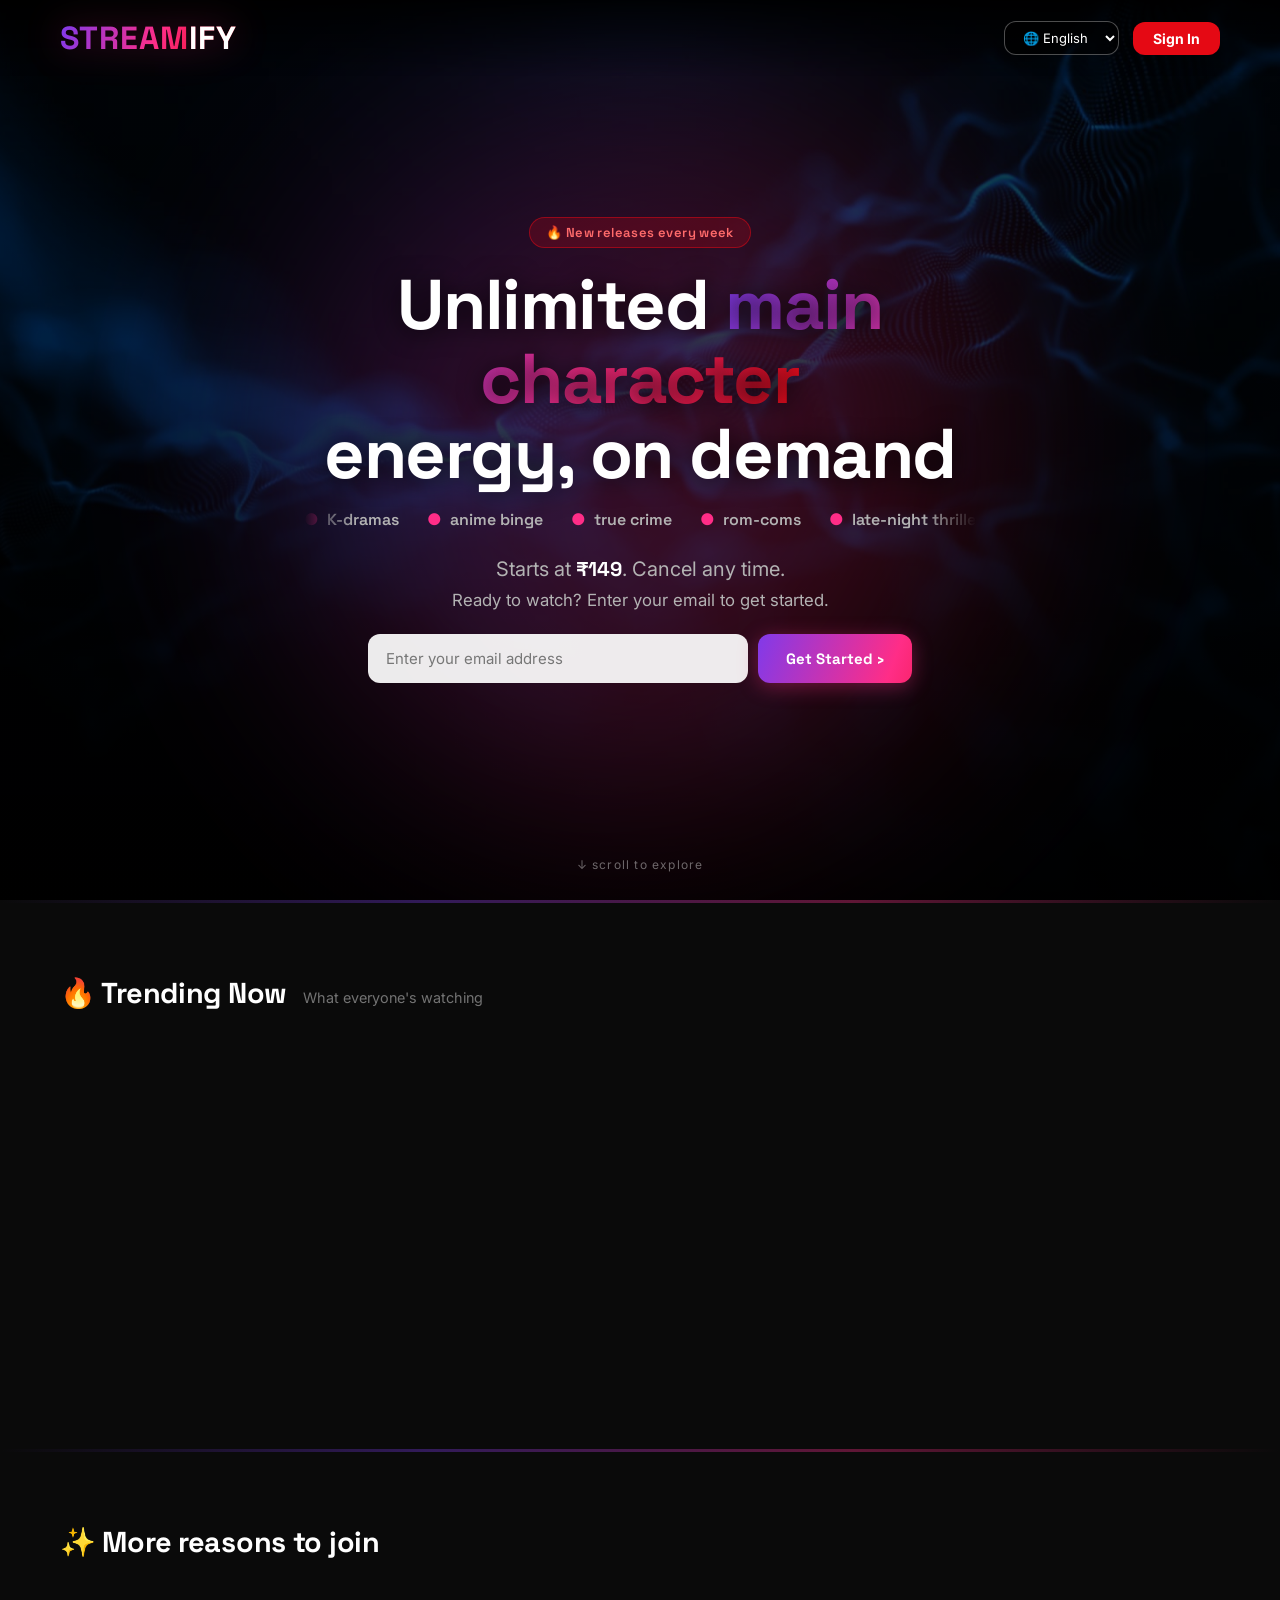
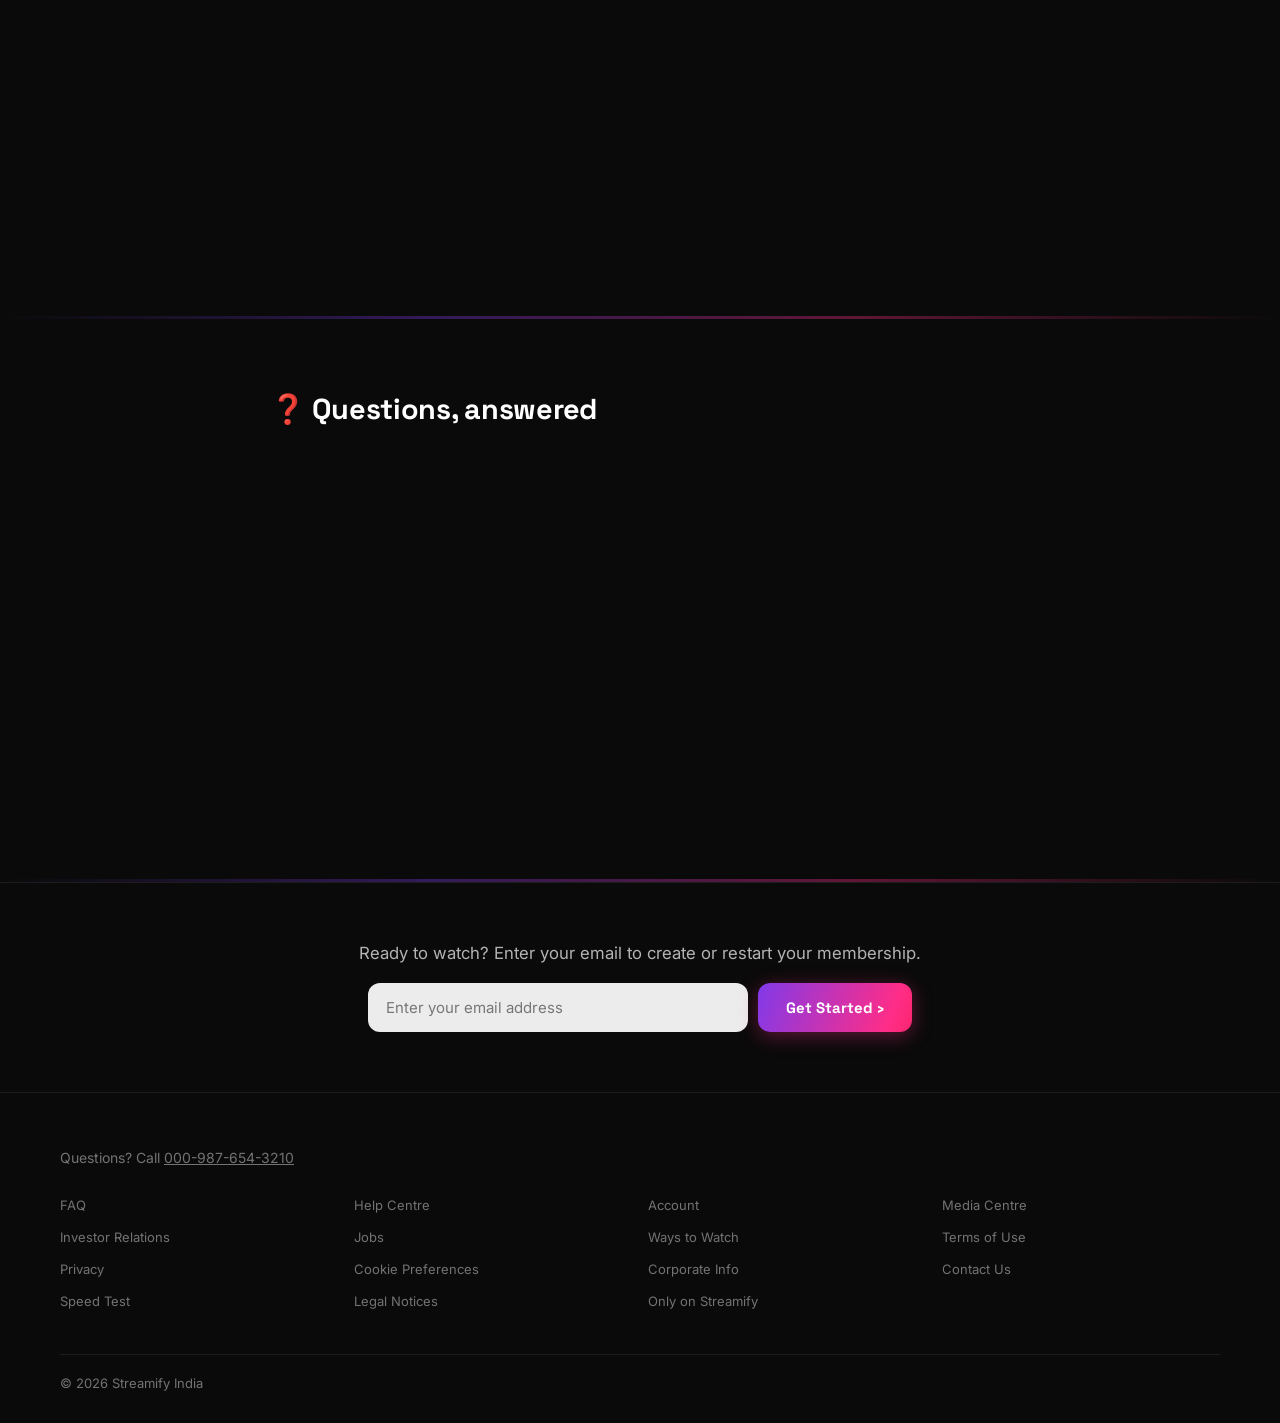
<file: index.html>
<!DOCTYPE html>
<html lang="en">
<head>
  <meta charset="UTF-8"/>
  <meta name="viewport" content="width=device-width, initial-scale=1.0"/>
  <title>Streamify — Watch Everything</title>
  <link rel="preconnect" href="https://fonts.googleapis.com"/>
  <link rel="preconnect" href="https://fonts.gstatic.com" crossorigin/>
  <link href="https://fonts.googleapis.com/css2?family=Space+Grotesk:wght@500;600;700;800&family=Inter:wght@400;500;600;700;900&display=swap" rel="stylesheet"/>
  <link rel="stylesheet" href="style.css"/>
</head>
<body>

  <!-- NAVBAR -->
  <nav class="navbar" id="navbar">
    <a href="index.html" class="logo">STREAM<span>IFY</span></a>
    <div class="nav-right">
      <select class="lang-select" id="languageSelect">
        <option value="en">🌐 English</option>
        <option value="hi">🌐 हिन्दी</option>
      </select>
      <button class="btn-signin" onclick="window.location.href='login.html'">Sign In</button>
    </div>
  </nav>

  <!-- HERO -->
  <section class="hero">
    <div class="hero-overlay"></div>
    <img src="img/Bckimgg.jpg" class="hero-bg" alt=""/>
    <div class="hero-glow" aria-hidden="true"></div>
    <div class="hero-content">
      <div class="hero-badge">🔥 New releases every week</div>
      <h1>Unlimited <span class="hl">main character</span><br>energy, on demand</h1>
      <div class="hero-tape-wrap" aria-hidden="true">
        <div class="hero-tape">
          <span class="tape-item"><span class="dot">●</span> K-dramas</span>
          <span class="tape-item"><span class="dot">●</span> anime binge</span>
          <span class="tape-item"><span class="dot">●</span> true crime</span>
          <span class="tape-item"><span class="dot">●</span> rom-coms</span>
          <span class="tape-item"><span class="dot">●</span> late-night thrillers</span>
          <span class="tape-item"><span class="dot">●</span> comfort sitcoms</span>
          <span class="tape-item"><span class="dot">●</span> K-dramas</span>
          <span class="tape-item"><span class="dot">●</span> anime binge</span>
          <span class="tape-item"><span class="dot">●</span> true crime</span>
          <span class="tape-item"><span class="dot">●</span> rom-coms</span>
          <span class="tape-item"><span class="dot">●</span> late-night thrillers</span>
          <span class="tape-item"><span class="dot">●</span> comfort sitcoms</span>
        </div>
      </div>
      <p class="hero-price">Starts at <strong>₹149</strong>. Cancel any time.</p>
      <p class="hero-cta-label">Ready to watch? Enter your email to get started.</p>
      <div class="email-form">
        <input type="email" placeholder="Enter your email address" class="email-input"/>
        <button class="btn-getstarted" onclick="window.location.href='signUp.html'">Get Started ›</button>
      </div>
    </div>
    <div class="hero-scroll-hint">↓ scroll to explore</div>
  </section>

  <!-- DIVIDER -->
  <div class="section-divider"></div>


  <!-- TRENDING -->
  <section class="content-section">
    <div class="section-head">
      <h2 class="section-title">🔥 Trending Now</h2>
      <span class="section-sub">What everyone's watching</span>
    </div>
    <div class="cards-row reveal-stagger" id="trendingRow">
      <div class="movie-card" tabindex="0" role="button" aria-label="Squid Game" onclick="window.location.href='login.html'">
        <img src="img/squid.jpg" alt="Squid Game"/>
        <div class="card-rank">1</div>
        <div class="card-hover-info">
          <p class="card-title">Squid Game</p>
          <span class="card-tag">Thriller</span>
        </div>
      </div>
      <div class="movie-card" tabindex="0" role="button" aria-label="Friends" onclick="window.location.href='login.html'">
        <img src="img/friends.jpg" alt="Friends"/>
        <div class="card-rank">2</div>
        <div class="card-hover-info">
          <p class="card-title">Friends</p>
          <span class="card-tag">Comedy</span>
        </div>
      </div>
      <div class="movie-card" tabindex="0" role="button" aria-label="Demon Slayer" onclick="window.location.href='login.html'">
        <img src="img/demon.jpg" alt="Demon Slayer"/>
        <div class="card-rank">3</div>
        <div class="card-hover-info">
          <p class="card-title">Demon Slayer</p>
          <span class="card-tag">Anime</span>
        </div>
      </div>
      <div class="movie-card" tabindex="0" role="button" aria-label="The Vampire Diaries" onclick="window.location.href='login.html'">
        <img src="img/tvd.jpg" alt="The Vampire Diaries"/>
        <div class="card-rank">4</div>
        <div class="card-hover-info">
          <p class="card-title">The Vampire Diaries</p>
          <span class="card-tag">Drama</span>
        </div>
      </div>
      <div class="movie-card" tabindex="0" role="button" aria-label="Attack on Titan" onclick="window.location.href='login.html'">
        <img src="img/aot.jpg" alt="Attack On Titan"/>
        <div class="card-rank">5</div>
        <div class="card-hover-info">
          <p class="card-title">Attack on Titan</p>
          <span class="card-tag">Anime</span>
        </div>
      </div>
      <div class="movie-card" tabindex="0" role="button" aria-label="Harry Potter" onclick="window.location.href='login.html'">
        <img src="img/harry.jpg" alt="Harry Potter"/>
        <div class="card-rank">6</div>
        <div class="card-hover-info">
          <p class="card-title">Harry Potter</p>
          <span class="card-tag">Fantasy</span>
        </div>
      </div>
      <div class="movie-card" tabindex="0" role="button" aria-label="The Witcher" onclick="window.location.href='login.html'">
        <img src="img/witcher.jpg" alt="The Witcher"/>
        <div class="card-rank">7</div>
        <div class="card-hover-info">
          <p class="card-title">The Witcher</p>
          <span class="card-tag">Fantasy</span>
        </div>
      </div>
      <div class="movie-card" tabindex="0" role="button" aria-label="The Dark Knight" onclick="window.location.href='login.html'">
        <img src="img/darkknight.jpg" alt="The Dark Knight"/>
        <div class="card-rank">8</div>
        <div class="card-hover-info">
          <p class="card-title">The Dark Knight</p>
          <span class="card-tag">Action</span>
        </div>
      </div>
      <div class="movie-card" tabindex="0" role="button" aria-label="Dark" onclick="window.location.href='login.html'">
        <img src="img/dark.jpg" alt="Dark"/>
        <div class="card-rank">9</div>
        <div class="card-hover-info">
          <p class="card-title">Dark</p>
          <span class="card-tag">Sci-Fi</span>
        </div>
      </div>
    </div>
  </section>

  <div class="section-divider"></div>

  <!-- WHY JOIN -->
  <section class="content-section">
    <div class="section-head">
      <h2 class="section-title">✨ More reasons to join</h2>
    </div>
    <div class="features-grid reveal-stagger">
      <div class="feature-card">
        <div class="feature-icon">📺</div>
        <h3>Watch on any screen</h3>
        <p>Smart TVs, consoles, Chromecast — pick it up wherever you left off.</p>
      </div>
      <div class="feature-card">
        <div class="feature-icon">📥</div>
        <h3>Download for offline</h3>
        <p>Save your faves before a flight, a commute, or dead Wi-Fi. Watch anyway.</p>
      </div>
      <div class="feature-card">
        <div class="feature-icon">📱</div>
        <h3>Switch screens, never lose your spot</h3>
        <p>Start on your phone, finish on the TV. Your progress follows you.</p>
      </div>
      <div class="feature-card">
        <div class="feature-icon">👶</div>
        <h3>A separate space for kids</h3>
        <p>Age-appropriate profiles, free with your plan — no extra setup drama.</p>
      </div>
    </div>
  </section>

  <div class="section-divider"></div>

  <!-- FAQ -->
  <section class="content-section faq-wrap">
    <div class="section-head">
      <h2 class="section-title">❓ Questions, answered</h2>
    </div>
    <div class="faq-list reveal-stagger">
      <div class="faq-item">
        <button class="faq-q">What is Streamify? <span class="faq-icon">+</span></button>
        <div class="faq-a"><p>A streaming app for movies, shows, anime, and originals — watch on your phone, laptop, or TV, whenever you want.</p></div>
      </div>
      <div class="faq-item">
        <button class="faq-q">Where can I watch? <span class="faq-icon">+</span></button>
        <div class="faq-a"><p>Anywhere with internet. Sign in and you're streaming in seconds — no downloads required to start.</p></div>
      </div>
      <div class="faq-item">
        <button class="faq-q">What's actually on here? <span class="faq-icon">+</span></button>
        <div class="faq-a"><p>Movies, series, anime, true crime, comfort sitcoms — new stuff lands every week so your list never runs dry.</p></div>
      </div>
      <div class="faq-item">
        <button class="faq-q">Is it safe for younger siblings? <span class="faq-icon">+</span></button>
        <div class="faq-a"><p>Yep — set up a dedicated kids profile with age-appropriate content, fully separate from your main account.</p></div>
      </div>
      <div class="faq-item">
        <button class="faq-q">How do I cancel? <span class="faq-icon">+</span></button>
        <div class="faq-a"><p>Whenever, from account settings. No questions, no fees, no guilt trip.</p></div>
      </div>
    </div>
  </section>

  <div class="section-divider"></div>

  <!-- FOOTER CTA -->
  <section class="footer-cta">
    <p>Ready to watch? Enter your email to create or restart your membership.</p>
    <div class="email-form">
      <input type="email" placeholder="Enter your email address" class="email-input"/>
      <button class="btn-getstarted" onclick="window.location.href='signUp.html'">Get Started ›</button>
    </div>
  </section>

  <!-- FOOTER -->
  <footer class="footer">
    <p class="footer-phone">Questions? Call <a href="tel:000-987-654-3210">000-987-654-3210</a></p>
    <div class="footer-links">
      <ul>
        <li><a href="#">FAQ</a></li>
        <li><a href="#">Investor Relations</a></li>
        <li><a href="#">Privacy</a></li>
        <li><a href="#">Speed Test</a></li>
      </ul>
      <ul>
        <li><a href="#">Help Centre</a></li>
        <li><a href="#">Jobs</a></li>
        <li><a href="#">Cookie Preferences</a></li>
        <li><a href="#">Legal Notices</a></li>
      </ul>
      <ul>
        <li><a href="#">Account</a></li>
        <li><a href="#">Ways to Watch</a></li>
        <li><a href="#">Corporate Info</a></li>
        <li><a href="#">Only on Streamify</a></li>
      </ul>
      <ul>
        <li><a href="#">Media Centre</a></li>
        <li><a href="#">Terms of Use</a></li>
        <li><a href="#">Contact Us</a></li>
      </ul>
    </div>
    <p class="footer-copy">© 2026 Streamify India</p>
  </footer>

  <script src="motion.js"></script>
  <script src="script.js"></script>
</body>
</html>
</file>
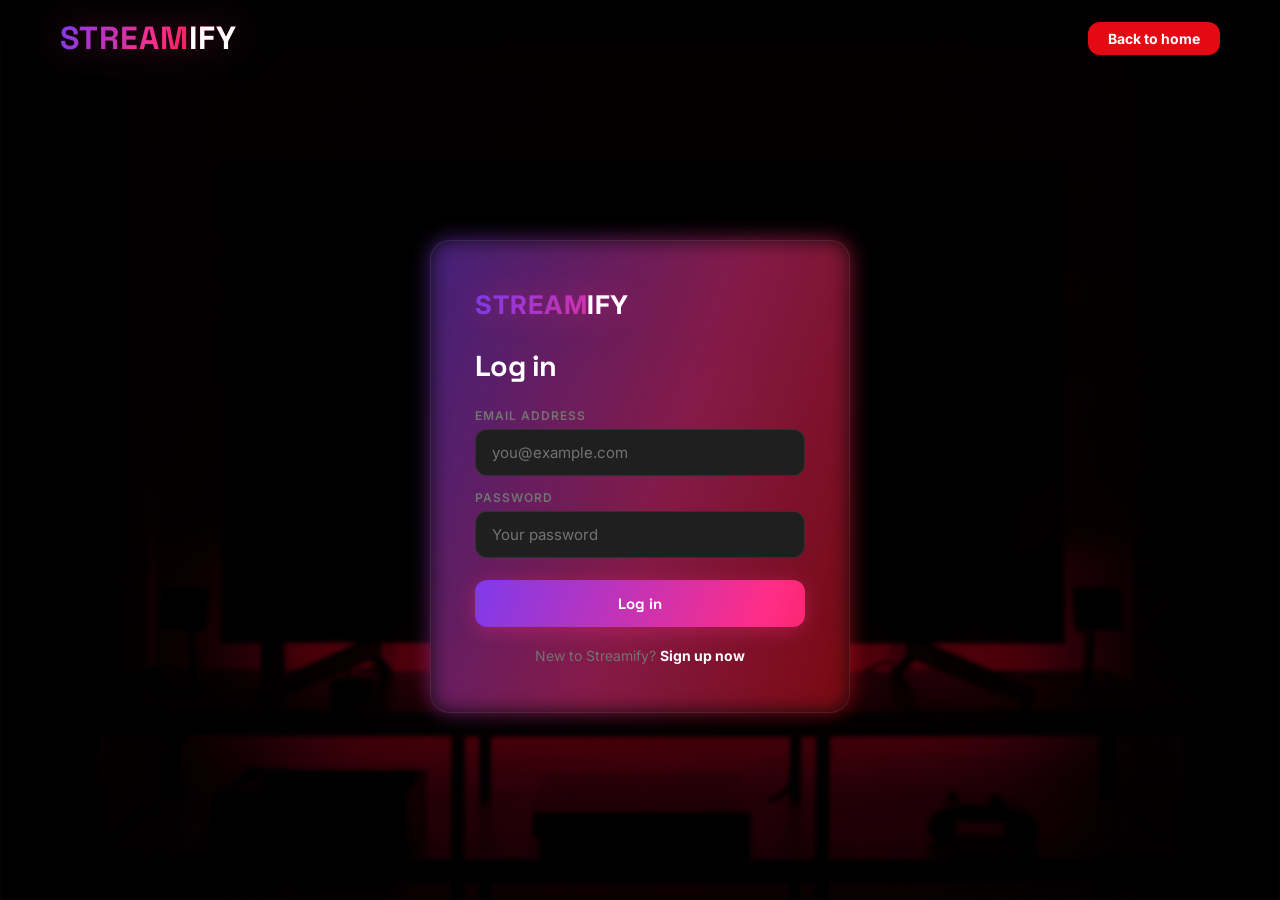
<file: dashboard.html>
<!DOCTYPE html>
<html lang="en">
<head>
  <meta charset="UTF-8"/>
  <meta name="viewport" content="width=device-width, initial-scale=1.0"/>
  <title>Home — Streamify</title>
  <link rel="preconnect" href="https://fonts.googleapis.com"/>
  <link rel="preconnect" href="https://fonts.gstatic.com" crossorigin/>
  <link href="https://fonts.googleapis.com/css2?family=Space+Grotesk:wght@500;600;700;800&family=Inter:wght@400;500;600;700;900&display=swap" rel="stylesheet"/>
  <link rel="stylesheet" href="style.css"/>
</head>
<body>

  <nav class="dashboard-nav" id="navbar">
    <a href="index.html" class="logo">STREAM<span>IFY</span></a>
    <div class="nav-links">
      <a href="#row-your-next-watch" class="nav-link active">Home</a>
      <a href="#row-acclaimed-dramas" class="nav-link">TV Series</a>
      <a href="#row-trending-now" class="nav-link">Movies</a>
      <a href="#row-my-list" class="nav-link">My List</a>
    </div>
    <div class="nav-search-wrap">
      <span class="search-icon">🔎</span>
      <input type="text" id="searchInput" class="nav-search" placeholder="Search titles..."/>
    </div>
    <div class="account-dropdown">
      <button class="btn-account">Account</button>
      <div class="dropdown-panel">
        <div class="dp-user-info">
          <p class="dp-name" id="userName">—</p>
          <p class="dp-email" id="userEmail">—</p>
        </div>
        <a href="profile.html" class="dp-link">View profile</a>
        <a href="#" class="dp-link logout" id="logoutBtn">Log out</a>
      </div>
    </div>
    <button class="nav-hamburger" id="hamburgerBtn" aria-label="Open menu" aria-expanded="false">☰</button>
  </nav>

  <div class="nav-drawer-backdrop" id="drawerBackdrop"></div>
  <div class="nav-drawer" id="navDrawer">
    <a href="#row-your-next-watch" class="nav-drawer-link active">Home</a>
    <a href="#row-acclaimed-dramas" class="nav-drawer-link">TV Series</a>
    <a href="#row-trending-now" class="nav-drawer-link">Movies</a>
    <a href="#row-my-list" class="nav-drawer-link">My List</a>
    <a href="profile.html" class="nav-drawer-link">View profile</a>
    <a href="#" class="nav-drawer-link" id="drawerLogoutBtn">Log out</a>
  </div>

  <header class="dash-banner">
    <img src="img/squid.jpg" class="dash-banner-bg" alt=""/>
    <div class="dash-banner-overlay"></div>
    <div class="dash-caption">
      <div class="dash-caption-badge">🔥 Final season now streaming</div>
      <h1>Squid Game</h1>
      <p>With nothing to lose, Seong Gi-hun accepts a strange invitation to compete in thrilling yet deadly children's games for a chance to win 45.6 billion won.</p>
      <div class="dash-btns">
        <button class="btn-play" id="bannerPlayBtn">▶ Play</button>
        <button class="btn-more" id="bannerInfoBtn" data-id="squid">ⓘ More info</button>
      </div>
    </div>
  </header>

  <main class="dash-content" id="dashContent">
    <!-- Rows are rendered by dashboard.js from catalog.js -->
  </main>

  <div class="dash-footer">
    <h2>Streamify</h2>
    <p>Stay connected with us and share with your friends and family</p>
  </div>
  <div class="dash-copyright">
    <p>© 2026 Streamify India</p>
  </div>

  <!-- Detail modal: filled in and toggled by dashboard.js -->
  <div class="modal-overlay" id="detailModal" role="dialog" aria-modal="true" aria-labelledby="modalTitle">
    <div class="modal-box">
      <div class="modal-banner">
        <img id="modalImg" src="" alt=""/>
        <div class="modal-banner-overlay"></div>
        <button class="modal-close" id="modalCloseBtn" aria-label="Close">✕</button>
      </div>
      <div class="modal-body">
        <h2 class="modal-title" id="modalTitle"></h2>
        <div class="modal-meta" id="modalMeta"></div>
        <p class="modal-desc" id="modalDesc"></p>
        <div class="modal-actions">
          <button class="btn-play" id="modalPlayBtn">▶ Play</button>
          <button class="btn-modal-list" id="modalListBtn">+ My List</button>
        </div>
      </div>
    </div>
  </div>

  <script src="motion.js"></script>
  <script src="auth.js"></script>
  <script src="catalog.js"></script>
  <script src="dashboard.js"></script>

</body>
</html>
</file>
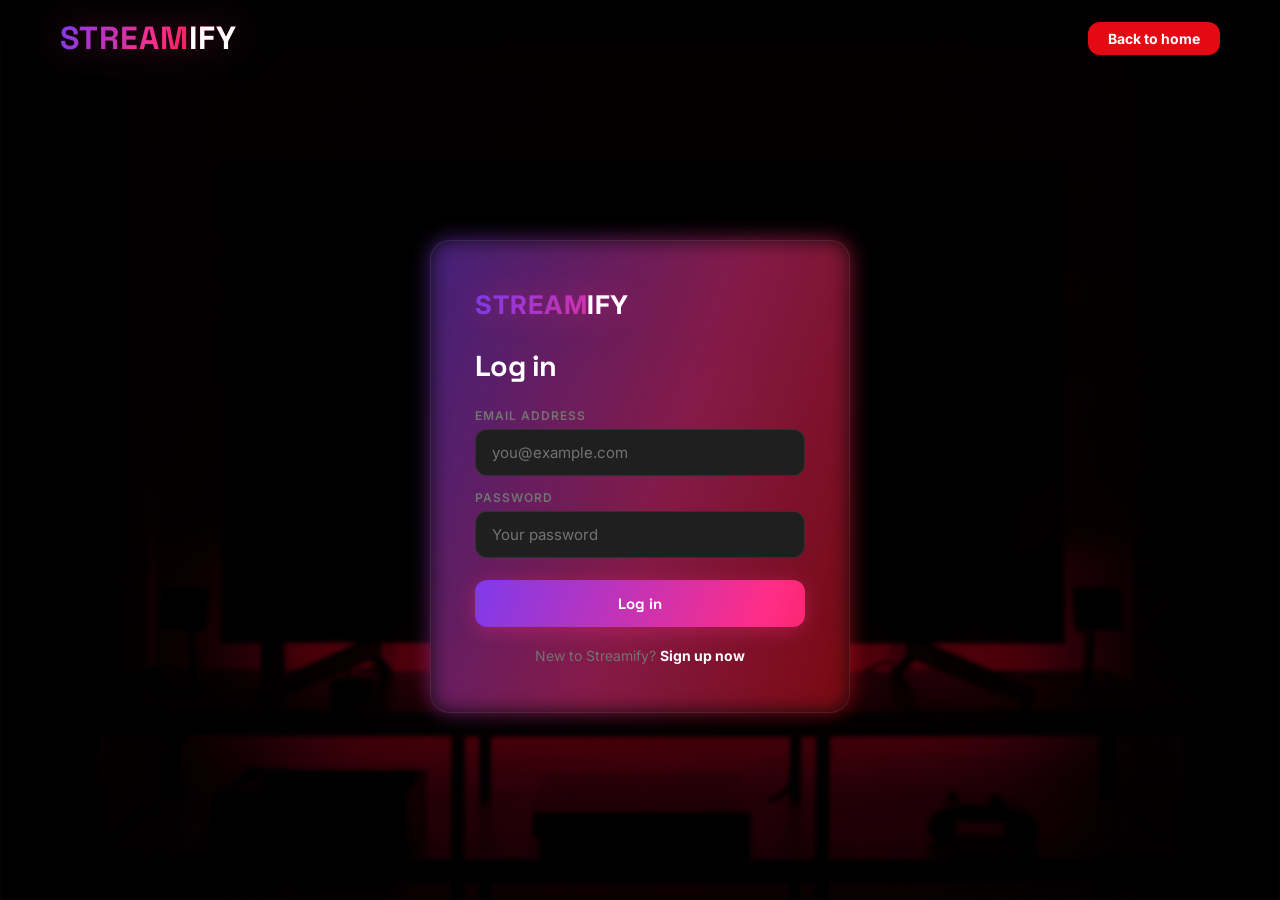
<file: login.html>
<!DOCTYPE html>
<html lang="en">
<head>
  <meta charset="UTF-8"/>
  <meta name="viewport" content="width=device-width, initial-scale=1.0"/>
  <title>Log In — Streamify</title>
  <link rel="preconnect" href="https://fonts.googleapis.com"/>
  <link rel="preconnect" href="https://fonts.gstatic.com" crossorigin/>
  <link href="https://fonts.googleapis.com/css2?family=Inter:wght@400;500;600;700;900&display=swap" rel="stylesheet"/>
  <link rel="stylesheet" href="style.css"/>
</head>
<body class="auth-page">

  <img src="img/bckimg.jpg" class="auth-bg" alt=""/>

  <nav class="navbar">
    <a href="index.html" class="logo">STREAM<span>IFY</span></a>
    <div class="nav-right">
      <button class="btn-signin" onclick="window.location.href='index.html'">Back to home</button>
    </div>
  </nav>

  <div class="auth-center">
    <form id="loginForm" class="auth-box" novalidate>
      <a href="index.html" class="auth-logo">STREAM<span>IFY</span></a>
      <h2>Log in</h2>

      <div class="auth-error" id="authError"></div>

      <div class="auth-field">
        <label for="loginEmail">Email address</label>
        <input type="email" id="loginEmail" placeholder="you@example.com" required autocomplete="email"/>
      </div>
      <div class="auth-field">
        <label for="loginPassword">Password</label>
        <input type="password" id="loginPassword" placeholder="Your password" required autocomplete="current-password"/>
      </div>

      <button type="submit" class="btn-auth">Log in</button>
      <p class="auth-switch">New to Streamify? <a href="signUp.html">Sign up now</a></p>
    </form>
  </div>

  <script src="auth.js"></script>
  <script>
    const form = document.getElementById("loginForm");
    const errorBox = document.getElementById("authError");

    function showError(message) {
      errorBox.textContent = message;
      errorBox.classList.add("show");
    }

    form.addEventListener("submit", (e) => {
      e.preventDefault();
      errorBox.classList.remove("show");

      const email = document.getElementById("loginEmail").value;
      const password = document.getElementById("loginPassword").value;

      const result = Auth.logIn({ email, password });
      if (!result.ok) {
        showError(result.error);
        return;
      }
      window.location.href = "dashboard.html";
    });
  </script>
</body>
</html>
</file>
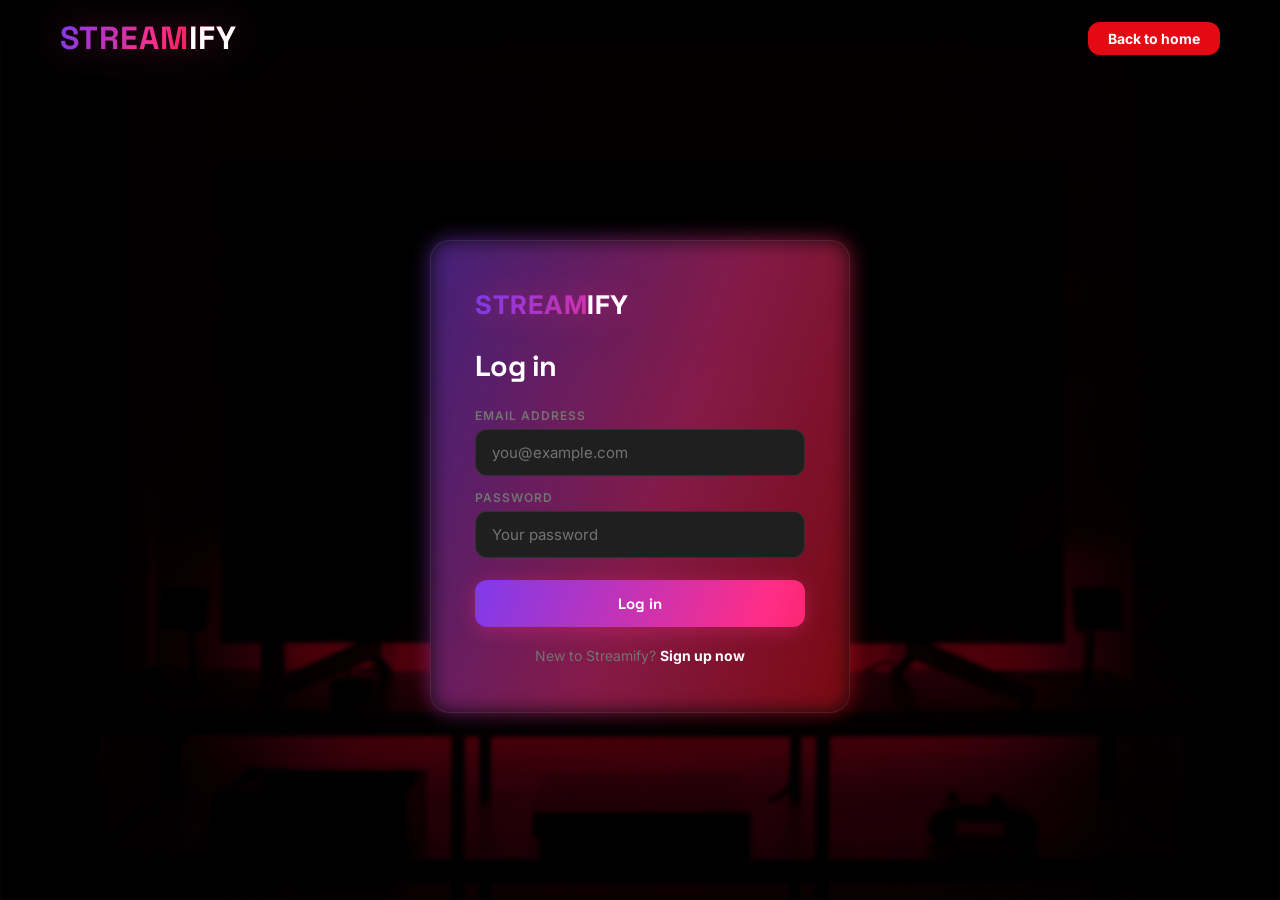
<file: profile.html>
<!DOCTYPE html>
<html lang="en">
<head>
  <meta charset="UTF-8"/>
  <meta name="viewport" content="width=device-width, initial-scale=1.0"/>
  <title>Your Profile — Streamify</title>
  <link rel="preconnect" href="https://fonts.googleapis.com"/>
  <link rel="preconnect" href="https://fonts.gstatic.com" crossorigin/>
  <link href="https://fonts.googleapis.com/css2?family=Space+Grotesk:wght@500;600;700;800&family=Inter:wght@400;500;600;700;900&display=swap" rel="stylesheet"/>
  <link rel="stylesheet" href="style.css"/>
</head>
<body class="auth-page">

  <img src="img/bckgimg.jpg" class="auth-bg" alt=""/>

  <nav class="navbar">
    <a href="index.html" class="logo">STREAM<span>IFY</span></a>
    <div class="nav-right">
      <button class="btn-signin" onclick="window.location.href='dashboard.html'">Back to dashboard</button>
    </div>
  </nav>

  <div class="auth-center auth-center-stack">
    <div class="auth-box">
      <h2>Your profile</h2>

      <div class="auth-field">
        <label>Full name</label>
        <input type="text" id="profileName" disabled/>
      </div>
      <div class="auth-field">
        <label>Email address</label>
        <input type="text" id="profileEmail" disabled/>
      </div>
      <div class="auth-field">
        <label>Plan</label>
        <input type="text" value="Premium — ₹149/month" disabled/>
      </div>

      <button class="btn-auth" id="logoutBtn">Log out</button>
      <p class="auth-switch"><a href="dashboard.html">← Back to dashboard</a></p>
    </div>

    <!-- "Wrapped"-style recap card: small reward moment, not buried info -->
    <div class="wrapped-card" id="wrappedCard">
      <p class="wrapped-eyebrow">Your Streamify recap</p>
      <h3 class="wrapped-title">What you're into right now</h3>
      <div class="wrapped-stats">
        <div>
          <div class="wrapped-stat-num" id="statListCount">0</div>
          <p class="wrapped-stat-label">titles in My List</p>
        </div>
        <div>
          <div class="wrapped-stat-num" id="statGenreCount">0</div>
          <p class="wrapped-stat-label">genres explored</p>
        </div>
      </div>
      <div class="wrapped-genre-row">
        <p class="wrapped-genre-label">Top pick right now</p>
        <span class="wrapped-genre-pill" id="topGenrePill">🎬 Add titles to see your vibe</span>
      </div>
    </div>
  </div>

  <script src="motion.js"></script>
  <script src="auth.js"></script>
  <script src="catalog.js"></script>
  <script>
    const user = Auth.requireAuth();

    if (user) {
      document.getElementById("profileName").value = user.name;
      document.getElementById("profileEmail").value = user.email;
      renderWrappedStats();
    }

    document.getElementById("logoutBtn").addEventListener("click", () => {
      Auth.logOut();
      window.location.href = "index.html";
    });

    // Counts up a number from 0 to its target over a short duration —
    // the small "reward" motion that gives the recap card some life.
    function countUpTo(el, target, duration = 700) {
      if (Motion.prefersReducedMotion || target === 0) {
        el.textContent = target;
        return;
      }
      const start = performance.now();
      function tick(now) {
        const progress = Math.min((now - start) / duration, 1);
        const eased = 1 - Math.pow(1 - progress, 3); // ease-out cubic
        el.textContent = Math.round(eased * target);
        if (progress < 1) requestAnimationFrame(tick);
      }
      requestAnimationFrame(tick);
    }

    function renderWrappedStats() {
      const myList = Auth.getMyList()
        .map((id) => CATALOG.find((m) => m.id === id))
        .filter(Boolean);

      const genreCounts = {};
      myList.forEach((m) => {
        genreCounts[m.tag] = (genreCounts[m.tag] || 0) + 1;
      });
      const genres = Object.keys(genreCounts);
      const topGenre = genres.sort((a, b) => genreCounts[b] - genreCounts[a])[0];

      countUpTo(document.getElementById("statListCount"), myList.length);
      countUpTo(document.getElementById("statGenreCount"), genres.length);

      const pill = document.getElementById("topGenrePill");
      if (topGenre) {
        const emojiByGenre = {
          Thriller: "🔪", Comedy: "😂", Anime: "⚔️", Drama: "🎭",
          Fantasy: "🐉", Action: "💥", "Sci-Fi": "🛰️",
        };
        pill.textContent = `${emojiByGenre[topGenre] || "🎬"} ${topGenre}`;
      }
    }
  </script>
</body>
</html>
</file>
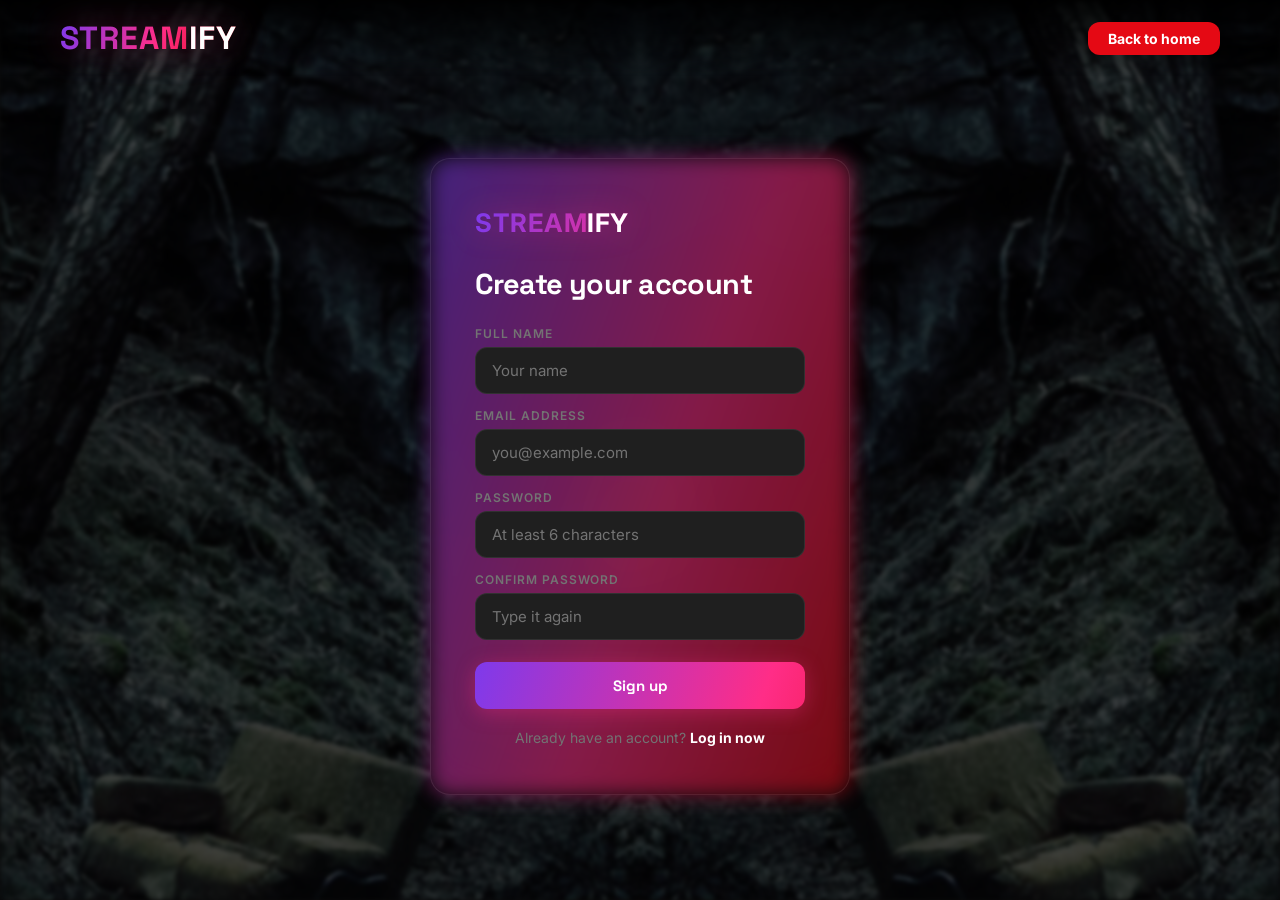
<file: signUp.html>
<!DOCTYPE html>
<html lang="en">
<head>
  <meta charset="UTF-8"/>
  <meta name="viewport" content="width=device-width, initial-scale=1.0"/>
  <title>Sign Up — Streamify</title>
  <link rel="preconnect" href="https://fonts.googleapis.com"/>
  <link rel="preconnect" href="https://fonts.gstatic.com" crossorigin/>
  <link href="https://fonts.googleapis.com/css2?family=Inter:wght@400;500;600;700;900&display=swap" rel="stylesheet"/>
  <link rel="stylesheet" href="style.css"/>
</head>
<body class="auth-page">

  <img src="img/dark.jpg" class="auth-bg" alt=""/>

  <nav class="navbar">
    <a href="index.html" class="logo">STREAM<span>IFY</span></a>
    <div class="nav-right">
      <button class="btn-signin" onclick="window.location.href='index.html'">Back to home</button>
    </div>
  </nav>

  <div class="auth-center">
    <form id="signupForm" class="auth-box" novalidate>
      <a href="index.html" class="auth-logo">STREAM<span>IFY</span></a>
      <h2>Create your account</h2>

      <div class="auth-error" id="authError"></div>

      <div class="auth-field">
        <label for="name">Full name</label>
        <input type="text" id="name" placeholder="Your name" required autocomplete="name"/>
      </div>
      <div class="auth-field">
        <label for="signupEmail">Email address</label>
        <input type="email" id="signupEmail" placeholder="you@example.com" required autocomplete="email"/>
      </div>
      <div class="auth-field">
        <label for="signupPassword">Password</label>
        <input type="password" id="signupPassword" placeholder="At least 6 characters" required autocomplete="new-password"/>
      </div>
      <div class="auth-field">
        <label for="confirmPassword">Confirm password</label>
        <input type="password" id="confirmPassword" placeholder="Type it again" required autocomplete="new-password"/>
      </div>

      <button type="submit" class="btn-auth">Sign up</button>
      <p class="auth-switch">Already have an account? <a href="login.html">Log in now</a></p>
    </form>
  </div>

  <script src="auth.js"></script>
  <script>
    const form = document.getElementById("signupForm");
    const errorBox = document.getElementById("authError");

    function showError(message) {
      errorBox.textContent = message;
      errorBox.classList.add("show");
    }

    form.addEventListener("submit", (e) => {
      e.preventDefault();
      errorBox.classList.remove("show");

      const name = document.getElementById("name").value;
      const email = document.getElementById("signupEmail").value;
      const password = document.getElementById("signupPassword").value;
      const confirmPassword = document.getElementById("confirmPassword").value;

      if (password !== confirmPassword) {
        showError("Passwords don't match.");
        return;
      }

      const result = Auth.signUp({ name, email, password });
      if (!result.ok) {
        showError(result.error);
        return;
      }
      window.location.href = "dashboard.html";
    });
  </script>
</body>
</html>
</file>
<file: style.css>
/* ============================================
   STREAMIFY — Gen-Z Design System v2
   Display: Space Grotesk (chunky, geometric, a little playful)
   Body/UI: Inter (gets out of the way)
   Color: signal red (brand anchor) + violet→pink gradient
          (the "mood" axis) + lime pop (rewards/badges)
   ============================================ */

@import url('https://fonts.googleapis.com/css2?family=Space+Grotesk:wght@500;600;700;800&family=Inter:wght@400;500;600;700;900&display=swap');

*, *::before, *::after { box-sizing: border-box; margin: 0; padding: 0; }

:root {
  /* brand anchor */
  --red: #e50914;
  --red-dark: #b2070f;
  --red-glow: rgba(229,9,20,0.35);

  /* mood gradient — the Gen-Z signature axis */
  --violet: #7c3aed;
  --pink: #ff2d87;
  --mood-gradient: linear-gradient(110deg, var(--violet) 0%, var(--pink) 55%, var(--red) 100%);
  --mood-glow: rgba(255, 45, 135, 0.35);

  /* pop accent — rewards, badges, "new" */
  --lime: #c8ff4d;
  --lime-glow: rgba(200,255,77,0.4);

  --bg: #0a0a0a;
  --surface: #141414;
  --surface2: #1f1f1f;
  --surface3: #2a2a2a;
  --border: rgba(255,255,255,0.08);
  --txt: #ffffff;
  --txt2: #b3b3b3;
  --txt3: #737373;

  --radius: 12px;
  --radius-lg: 20px;
  --radius-pill: 99px;

  --trans: 0.22s ease;
  --spring: 0.5s cubic-bezier(0.34, 1.56, 0.64, 1);
  --spring-soft: 0.45s cubic-bezier(0.22, 1, 0.36, 1);

  --font-display: 'Space Grotesk', 'Inter', sans-serif;
  --font-body: 'Inter', 'Segoe UI', sans-serif;
}

@media (prefers-reduced-motion: reduce) {
  *, *::before, *::after {
    animation-duration: 0.001ms !important;
    animation-iteration-count: 1 !important;
    transition-duration: 0.001ms !important;
    scroll-behavior: auto !important;
  }
}

html { scroll-behavior: smooth; }
body {
  font-family: var(--font-body);
  background: var(--bg);
  color: var(--txt);
  overflow-x: hidden;
}

h1, h2, h3, .logo, .hero-badge, .dash-caption-badge {
  font-family: var(--font-display);
}

/* visible keyboard focus everywhere, regardless of element */
a:focus-visible, button:focus-visible, input:focus-visible, [tabindex]:focus-visible {
  outline: 2px solid var(--lime);
  outline-offset: 2px;
}

/* ── NAVBAR ── */
.navbar {
  position: fixed; top: 0; left: 0; right: 0; z-index: 1000;
  display: flex; align-items: center; justify-content: space-between;
  padding: 18px clamp(24px, 5vw, 60px);
  background: linear-gradient(to bottom, rgba(0,0,0,0.9), transparent);
  transition: background var(--trans), box-shadow var(--trans);
}
.navbar.scrolled {
  background: rgba(10,10,10,0.97);
  backdrop-filter: blur(12px);
  box-shadow: 0 1px 0 var(--border);
}

.logo {
  font-size: clamp(1.4rem, 3vw, 2rem);
  font-weight: 700;
  letter-spacing: 1px;
  background: var(--mood-gradient);
  -webkit-background-clip: text;
  background-clip: text;
  color: transparent;
  text-decoration: none;
  filter: drop-shadow(0 0 18px var(--mood-glow));
  display: inline-block;
}
.logo span { color: #fff; -webkit-text-fill-color: #fff; }

.nav-right { display: flex; align-items: center; gap: 14px; }

.lang-select {
  padding: 7px 14px;
  background: rgba(0,0,0,0.6);
  color: var(--txt);
  border: 1px solid rgba(255,255,255,0.3);
  border-radius: var(--radius);
  font-size: 13px; cursor: pointer;
  font-family: inherit;
  outline: none;
}
.lang-select:hover { border-color: rgba(255,255,255,0.6); }

.btn-signin {
  padding: 8px 20px;
  background: var(--red);
  color: #fff; border: none;
  border-radius: var(--radius);
  font-weight: 700; font-size: 14px;
  cursor: pointer; font-family: inherit;
  transition: background var(--trans), transform 0.12s, box-shadow var(--trans);
}
.btn-signin:hover {
  background: var(--red-dark);
  transform: translateY(-1px);
  box-shadow: 0 4px 16px var(--red-glow);
}

/* ── HERO ── */
.hero {
  position: relative;
  min-height: 100vh;
  display: flex; align-items: center; justify-content: center;
  text-align: center;
  overflow: hidden;
}

.hero-bg {
  position: absolute; inset: 0;
  width: 100%; height: 100%;
  object-fit: cover; object-position: center;
  filter: brightness(0.4);
  transform: scale(1.05);
  animation: heroZoom 20s ease-in-out infinite alternate;
}
@keyframes heroZoom {
  from { transform: scale(1.05); }
  to   { transform: scale(1.12); }
}

.hero-overlay {
  position: absolute; inset: 0;
  background: linear-gradient(
    to bottom,
    rgba(0,0,0,0.1) 0%,
    rgba(0,0,0,0.45) 50%,
    rgba(0,0,0,0.95) 100%
  );
  z-index: 1;
}

/* soft ambient mood-gradient glow drifting behind the hero content */
.hero-glow {
  position: absolute; z-index: 1;
  width: 60vw; height: 60vw; max-width: 700px; max-height: 700px;
  background: var(--mood-gradient);
  filter: blur(120px);
  opacity: 0.22;
  border-radius: 50%;
  top: 50%; left: 50%;
  transform: translate(-50%, -50%);
  animation: glowDrift 14s ease-in-out infinite alternate;
  pointer-events: none;
}
@keyframes glowDrift {
  from { transform: translate(-54%, -48%) scale(1); }
  to   { transform: translate(-46%, -52%) scale(1.15); }
}

.hero-content {
  position: relative; z-index: 2;
  max-width: 720px;
  padding: 0 24px;
}

/* Staggered load-in: each child fades/rises in sequence rather than
   the whole block animating as one unit. */
.hero-content > * {
  opacity: 0;
  animation: heroIn var(--spring-soft) forwards;
}
.hero-badge        { animation-delay: 0.05s; }
.hero-content h1   { animation-delay: 0.15s; }
.hero-tape-wrap    { animation-delay: 0.28s; }
.hero-price        { animation-delay: 0.38s; }
.hero-cta-label    { animation-delay: 0.46s; }
.email-form        { animation-delay: 0.54s; }

@keyframes heroIn {
  from { opacity: 0; transform: translateY(26px); }
  to   { opacity: 1; transform: translateY(0); }
}

.hero-badge {
  display: inline-block;
  padding: 6px 16px;
  background: rgba(229,9,20,0.2);
  border: 1px solid rgba(229,9,20,0.5);
  border-radius: var(--radius-pill);
  font-size: 13px; font-weight: 600;
  color: #ff6b6b;
  margin-bottom: 20px;
  letter-spacing: 0.03em;
}

.hero-content h1 {
  font-size: clamp(2.4rem, 6.5vw, 4.4rem);
  font-weight: 700;
  line-height: 1.06;
  letter-spacing: -0.02em;
  margin-bottom: 18px;
  text-shadow: 0 2px 24px rgba(0,0,0,0.8);
}
.hero-content h1 .hl {
  background: var(--mood-gradient);
  -webkit-background-clip: text;
  background-clip: text;
  color: transparent;
}

/* ── SIGNATURE: mood-tape marquee ──
   An infinite-scrolling strip of genre/mood tags, like a cassette
   tape readout or a caption-bar ticker. This is the one element this
   page should be remembered by. */
.hero-tape-wrap {
  width: 100%;
  margin: 4px 0 26px;
  overflow: hidden;
  mask-image: linear-gradient(to right, transparent, #000 8%, #000 92%, transparent);
  -webkit-mask-image: linear-gradient(to right, transparent, #000 8%, #000 92%, transparent);
}
.hero-tape {
  display: flex;
  gap: 28px;
  width: max-content;
  animation: tapeScroll 26s linear infinite;
}
.hero-tape-wrap:hover .hero-tape { animation-play-state: paused; }
.tape-item {
  display: inline-flex; align-items: center; gap: 8px;
  font-family: var(--font-display);
  font-size: clamp(0.8rem, 1.6vw, 1rem);
  font-weight: 600;
  color: var(--txt2);
  white-space: nowrap;
}
.tape-item .dot { color: var(--pink); }
@keyframes tapeScroll {
  from { transform: translateX(0); }
  to   { transform: translateX(-50%); }
}

.hero-price {
  font-size: clamp(1rem, 2vw, 1.25rem);
  color: var(--txt2);
  margin-bottom: 8px;
}
.hero-price strong {
  color: var(--txt);
  font-family: var(--font-display);
}

.hero-cta-label {
  font-size: clamp(0.9rem, 1.5vw, 1.05rem);
  color: var(--txt2);
  margin-bottom: 24px;
}

.email-form {
  display: flex; gap: 10px;
  flex-wrap: wrap; justify-content: center;
}

.email-input {
  flex: 1 1 280px; max-width: 380px;
  padding: 15px 18px;
  font-size: 15px; font-family: inherit;
  background: rgba(255,255,255,0.92);
  color: #111;
  border: none; border-radius: var(--radius);
  outline: none;
  transition: box-shadow 0.2s;
}
.email-input:focus { box-shadow: 0 0 0 3px var(--mood-glow); }
.email-input::placeholder { color: #777; }

.btn-getstarted {
  padding: 15px 28px;
  background: var(--mood-gradient);
  background-size: 160% 160%;
  background-position: 0% 50%;
  color: #fff; border: none;
  border-radius: var(--radius);
  font-size: 15px; font-weight: 700;
  cursor: pointer; white-space: nowrap;
  font-family: var(--font-display);
  transition: background-position 0.5s ease, transform 0.15s, box-shadow var(--trans);
  box-shadow: 0 4px 20px var(--mood-glow);
}
.btn-getstarted:hover {
  background-position: 100% 50%;
  transform: translateY(-2px) scale(1.02);
  box-shadow: 0 10px 30px var(--mood-glow);
}
.btn-getstarted:active { transform: scale(0.96); }

.hero-scroll-hint {
  position: absolute; bottom: 28px; left: 50%; transform: translateX(-50%);
  z-index: 2; color: rgba(255,255,255,0.4);
  font-size: 12px; letter-spacing: 0.1em;
  animation: bounce 2s ease-in-out infinite;
}
@keyframes bounce {
  0%,100% { transform: translateX(-50%) translateY(0); }
  50%      { transform: translateX(-50%) translateY(-6px); }
}

/* ── DIVIDER ── */
.section-divider {
  height: 3px;
  background: linear-gradient(90deg, transparent, rgba(124,58,237,0.35), rgba(255,45,135,0.35), transparent);
}

/* ── CONTENT SECTIONS ── */
.content-section {
  background: var(--bg);
  padding: clamp(40px,6vw,72px) clamp(24px,5vw,60px);
}

.section-head {
  display: flex; align-items: baseline; gap: 16px;
  margin-bottom: 28px;
}
.section-title {
  font-family: var(--font-display);
  font-size: clamp(1.3rem, 3vw, 1.8rem);
  font-weight: 700;
  letter-spacing: -0.01em;
}
.section-sub {
  font-size: 0.9rem; color: var(--txt3);
}

/* Scroll-triggered reveal: elements start slightly down + faded,
   JS adds .is-visible via IntersectionObserver as they enter view. */
.reveal {
  opacity: 0;
  transform: translateY(22px);
  transition: opacity 0.6s var(--spring-soft), transform 0.6s var(--spring-soft);
}
.reveal.is-visible { opacity: 1; transform: translateY(0); }
.reveal-stagger > * {
  opacity: 0;
  transform: translateY(22px);
  transition: opacity 0.55s var(--spring-soft), transform 0.55s var(--spring-soft);
}
.reveal-stagger.is-visible > * { opacity: 1; transform: translateY(0); }
.reveal-stagger.is-visible > *:nth-child(1) { transition-delay: 0.02s; }
.reveal-stagger.is-visible > *:nth-child(2) { transition-delay: 0.08s; }
.reveal-stagger.is-visible > *:nth-child(3) { transition-delay: 0.14s; }
.reveal-stagger.is-visible > *:nth-child(4) { transition-delay: 0.2s; }
.reveal-stagger.is-visible > *:nth-child(5) { transition-delay: 0.26s; }
.reveal-stagger.is-visible > *:nth-child(6) { transition-delay: 0.32s; }
.reveal-stagger.is-visible > *:nth-child(7) { transition-delay: 0.38s; }
.reveal-stagger.is-visible > *:nth-child(8) { transition-delay: 0.44s; }
.reveal-stagger.is-visible > *:nth-child(9) { transition-delay: 0.5s; }

/* ── MOVIE CARDS ROW ── */
.cards-row {
  display: flex; gap: 14px;
  overflow-x: auto;
  padding: 22px 4px 16px;
  scroll-behavior: smooth;
  -webkit-overflow-scrolling: touch;
  scrollbar-width: thin;
  scrollbar-color: rgba(255,255,255,0.15) transparent;
}
.cards-row::-webkit-scrollbar { height: 4px; }
.cards-row::-webkit-scrollbar-track { background: transparent; }
.cards-row::-webkit-scrollbar-thumb {
  background: rgba(255,255,255,0.15);
  border-radius: 99px;
}

.movie-card {
  position: relative;
  min-width: 160px; max-width: 200px;
  flex: 0 0 auto;
  border-radius: var(--radius);
  overflow: hidden;
  cursor: pointer;
  transform-style: preserve-3d;
  perspective: 600px;
  transition: transform 0.4s var(--spring-soft), box-shadow 0.4s ease;
  /* set by JS on mousemove for a subtle 3D tilt; default = flat */
  --rx: 0deg; --ry: 0deg;
  transform: perspective(600px) rotateX(var(--rx)) rotateY(var(--ry)) translateY(0) scale(1);
}
.movie-card:hover, .movie-card:focus-visible {
  transform: perspective(600px) rotateX(var(--rx)) rotateY(var(--ry)) translateY(-6px) scale(1.08);
  box-shadow: 0 20px 50px rgba(0,0,0,0.65), 0 0 0 1.5px rgba(255,255,255,0.12);
  z-index: 5;
}
.movie-card::after {
  content: '';
  position: absolute; inset: -2px;
  border-radius: inherit;
  background: var(--mood-gradient);
  opacity: 0;
  z-index: -1;
  transition: opacity 0.3s;
}
.movie-card:hover::after, .movie-card:focus-visible::after { opacity: 0.9; }

.movie-card img {
  width: 100%; aspect-ratio: 2/3;
  object-fit: cover; display: block;
  border-radius: var(--radius);
  transition: filter 0.3s;
}
.movie-card:hover img, .movie-card:focus-visible img { filter: brightness(0.6); }

.card-rank {
  position: absolute; bottom: 6px; left: 8px;
  font-family: var(--font-display);
  font-size: 3.5rem; font-weight: 700;
  color: transparent;
  -webkit-text-stroke: 2px rgba(255,255,255,0.8);
  line-height: 1;
  pointer-events: none;
  transition: opacity 0.3s;
}
.movie-card:hover .card-rank, .movie-card:focus-visible .card-rank { opacity: 0; }

.card-hover-info {
  position: absolute; bottom: 0; left: 0; right: 0;
  padding: 40px 12px 14px;
  background: linear-gradient(to top, rgba(0,0,0,0.9), transparent);
  opacity: 0;
  transform: translateY(6px);
  transition: opacity 0.3s, transform 0.3s;
}
.movie-card:hover .card-hover-info, .movie-card:focus-visible .card-hover-info { opacity: 1; transform: translateY(0); }

.card-title {
  font-size: 0.9rem; font-weight: 700; margin-bottom: 5px;
}
.card-tag {
  font-size: 0.7rem; font-weight: 600;
  background: var(--red);
  color: #fff; padding: 2px 8px;
  border-radius: 99px;
}

/* ── FEATURES GRID ── */
.features-grid {
  display: grid;
  grid-template-columns: repeat(auto-fit, minmax(220px, 1fr));
  gap: 18px;
}

.feature-card {
  background: linear-gradient(145deg, #1a0630, #1f0808);
  border: 1px solid rgba(255,255,255,0.07);
  border-radius: var(--radius-lg);
  padding: 28px 24px 32px;
  transition: transform var(--spring-soft), border-color var(--trans), box-shadow var(--trans);
}
.feature-card:hover {
  transform: translateY(-6px) scale(1.015);
  border-color: rgba(255,45,135,0.4);
  box-shadow: 0 16px 40px rgba(124,58,237,0.18);
}

.feature-icon {
  font-size: 2.5rem; margin-bottom: 16px; display: block;
  transition: transform var(--spring);
}
.feature-card:hover .feature-icon { transform: scale(1.15) rotate(-4deg); }
.feature-card h3 {
  font-family: var(--font-display);
  font-size: 1.15rem; font-weight: 700; margin-bottom: 10px;
}
.feature-card p {
  font-size: 0.95rem; color: var(--txt2); line-height: 1.6;
}

/* ── FAQ ── */
.faq-wrap { max-width: 860px; margin: 0 auto; }
.faq-list { display: flex; flex-direction: column; gap: 6px; }

.faq-item { border-radius: var(--radius); overflow: hidden; }

.faq-q {
  width: 100%;
  background: var(--surface2);
  color: var(--txt);
  text-align: left;
  padding: 20px 22px;
  font-size: 1.05rem; font-weight: 600;
  border: none; cursor: pointer;
  display: flex; justify-content: space-between; align-items: center;
  gap: 12px; font-family: inherit;
  transition: background var(--trans);
}
.faq-q:hover { background: var(--surface3); }
.faq-q.open  { background: var(--surface3); color: #fff; }

.faq-icon {
  font-size: 1.6rem; font-weight: 300;
  flex-shrink: 0; line-height: 1;
  transition: transform var(--spring), color 0.2s;
  color: var(--txt2);
}
.faq-q.open .faq-icon {
  transform: rotate(45deg) scale(1.1);
  background: var(--mood-gradient);
  -webkit-background-clip: text;
  background-clip: text;
  color: transparent;
}

.faq-a {
  background: var(--surface3);
  max-height: 0; overflow: hidden;
  transition: max-height 0.45s var(--spring-soft), padding 0.3s ease;
  padding: 0 22px;
}
.faq-a.open { padding: 16px 22px 20px; }
.faq-a p {
  font-size: 1rem; color: var(--txt2); line-height: 1.7;
}

/* ── FOOTER CTA ── */
.footer-cta {
  background: var(--bg);
  text-align: center;
  padding: clamp(32px,5vw,60px) clamp(24px,5vw,60px);
  border-top: 1px solid var(--border);
}
.footer-cta p {
  font-size: clamp(0.9rem, 1.5vw, 1.05rem);
  color: var(--txt2); margin-bottom: 20px;
}

/* ── FOOTER ── */
.footer {
  background: var(--bg);
  border-top: 1px solid var(--border);
  padding: clamp(32px,5vw,56px) clamp(24px,5vw,60px) 32px;
  color: var(--txt3);
}
.footer-phone {
  font-size: 14px; margin-bottom: 28px;
}
.footer-phone a { color: var(--txt3); text-decoration: underline; }
.footer-phone a:hover { color: var(--txt2); }

.footer-links {
  display: grid;
  grid-template-columns: repeat(auto-fit, minmax(150px, 1fr));
  gap: 16px;
  margin-bottom: 32px;
}
.footer-links ul { list-style: none; }
.footer-links li { margin-bottom: 12px; }
.footer-links a {
  color: var(--txt3); font-size: 13px; text-decoration: none;
  transition: color var(--trans);
}
.footer-links a:hover { color: var(--txt2); }

.footer-copy {
  font-size: 13px; color: var(--txt3);
  border-top: 1px solid var(--border);
  padding-top: 20px;
}

/* ═══════════════════════════════════════════
   AUTH PAGES (login + signup)
═══════════════════════════════════════════ */
.auth-page {
  min-height: 100vh;
  display: flex; flex-direction: column;
  background: var(--bg);
}

.auth-bg {
  position: fixed; inset: 0; z-index: 0;
  width: 100%; height: 100%;
  object-fit: cover;
  filter: brightness(0.3) blur(2px);
}

.auth-center {
  flex: 1; display: flex;
  align-items: center; justify-content: center;
  position: relative; z-index: 1;
  padding: 100px 24px 48px;
}
.auth-center-stack { flex-direction: column; gap: 0; }

.auth-box {
  position: relative;
  background: rgba(10,10,10,0.88);
  backdrop-filter: blur(20px);
  border: 1px solid rgba(255,255,255,0.1);
  border-radius: var(--radius-lg);
  padding: clamp(32px,5vw,48px) clamp(28px,4vw,44px);
  width: 100%; max-width: 420px;
  animation: authIn var(--spring-soft);
}
/* gradient ring sitting just behind the box, like a subtle aura */
.auth-box::before {
  content: '';
  position: absolute; inset: -1.5px;
  border-radius: inherit;
  background: var(--mood-gradient);
  opacity: 0.5;
  z-index: -1;
  filter: blur(10px);
}
@keyframes authIn {
  from { opacity:0; transform:scale(0.94) translateY(16px); }
  to   { opacity:1; transform:scale(1) translateY(0); }
}
.auth-box.shake { animation: shakeX 0.4s ease; }
@keyframes shakeX {
  0%, 100% { transform: translateX(0); }
  20% { transform: translateX(-8px); }
  40% { transform: translateX(7px); }
  60% { transform: translateX(-5px); }
  80% { transform: translateX(3px); }
}

.auth-logo {
  display: block;
  font-size: 1.6rem; font-weight: 700;
  letter-spacing: 0.5px;
  background: var(--mood-gradient);
  -webkit-background-clip: text;
  background-clip: text;
  color: transparent;
  text-decoration: none;
  filter: drop-shadow(0 0 14px var(--mood-glow));
  margin-bottom: 28px;
}
.auth-logo span { color: #fff; -webkit-text-fill-color: #fff; }

.auth-box h2 {
  font-family: var(--font-display);
  font-size: 1.8rem; font-weight: 700;
  margin-bottom: 24px; letter-spacing: -0.02em;
}

.auth-field {
  margin-bottom: 14px;
}
.auth-field label {
  display: block;
  font-size: 12px; font-weight: 600;
  color: var(--txt3); text-transform: uppercase;
  letter-spacing: 0.08em; margin-bottom: 6px;
}
.auth-field input {
  width: 100%; padding: 13px 16px;
  font-size: 15px; font-family: inherit;
  background: var(--surface2);
  border: 1px solid var(--border);
  border-radius: var(--radius);
  color: var(--txt); outline: none;
  transition: border-color 0.2s, box-shadow 0.2s;
}
.auth-field input:focus {
  border-color: rgba(255,45,135,0.6);
  box-shadow: 0 0 0 3px var(--mood-glow);
}
.auth-field input::placeholder { color: var(--txt3); }
.auth-field input:disabled {
  color: var(--txt2);
  cursor: default;
  opacity: 0.85;
}

.btn-auth {
  width: 100%; padding: 14px;
  background: var(--mood-gradient);
  background-size: 160% 160%;
  background-position: 0% 50%;
  color: #fff;
  border: none; border-radius: var(--radius);
  font-size: 15px; font-weight: 700;
  font-family: var(--font-display);
  cursor: pointer;
  margin-top: 8px;
  transition: background-position 0.5s ease, transform 0.15s, box-shadow var(--trans);
  box-shadow: 0 4px 20px var(--mood-glow);
}
.btn-auth:hover {
  background-position: 100% 50%;
  transform: translateY(-2px) scale(1.01);
  box-shadow: 0 10px 28px var(--mood-glow);
}
.btn-auth:active { transform: scale(0.97); }

.auth-switch {
  text-align: center;
  font-size: 14px; color: var(--txt3);
  margin-top: 20px;
}
.auth-switch a { color: #fff; text-decoration: none; font-weight: 700; }
.auth-switch a:hover {
  background: var(--mood-gradient);
  -webkit-background-clip: text;
  background-clip: text;
  color: transparent;
}

.auth-error {
  background: rgba(229,9,20,0.15);
  border: 1px solid rgba(229,9,20,0.4);
  border-radius: var(--radius);
  padding: 10px 14px;
  font-size: 13px; color: #ff8080;
  margin-bottom: 14px; display: none;
}
.auth-error.show { display: block; animation: shakeX 0.4s ease; }

/* ═══════════════════════════════════════════
   PROFILE — "WRAPPED" STAT CARD
═══════════════════════════════════════════ */
.wrapped-card {
  background: linear-gradient(155deg, #1a0630 0%, #2d0a35 45%, #2d0a0a 100%);
  border: 1px solid rgba(255,255,255,0.1);
  border-radius: var(--radius-lg);
  padding: clamp(24px,4vw,32px);
  width: 100%; max-width: 420px;
  margin-top: 18px;
  position: relative;
  overflow: hidden;
  animation: authIn var(--spring-soft);
  animation-delay: 0.1s;
}
.wrapped-card::before {
  content: '';
  position: absolute; top: -40%; right: -30%;
  width: 60%; height: 140%;
  background: var(--mood-gradient);
  opacity: 0.18; filter: blur(40px);
  border-radius: 50%;
}
.wrapped-eyebrow {
  font-size: 12px; font-weight: 700; letter-spacing: 0.1em;
  text-transform: uppercase; color: var(--lime);
  margin-bottom: 6px; position: relative; z-index: 1;
}
.wrapped-title {
  font-family: var(--font-display);
  font-size: 1.3rem; font-weight: 700; margin-bottom: 20px;
  position: relative; z-index: 1;
}
.wrapped-stats {
  display: grid; grid-template-columns: 1fr 1fr;
  gap: 16px; position: relative; z-index: 1;
}
.wrapped-stat-num {
  font-family: var(--font-display);
  font-size: clamp(1.8rem, 5vw, 2.4rem);
  font-weight: 700;
  background: var(--mood-gradient);
  -webkit-background-clip: text;
  background-clip: text;
  color: transparent;
  line-height: 1;
}
.wrapped-stat-label {
  font-size: 0.8rem; color: var(--txt2); margin-top: 4px;
}
.wrapped-genre-row {
  margin-top: 18px; position: relative; z-index: 1;
}
.wrapped-genre-label {
  font-size: 0.78rem; color: var(--txt3);
  text-transform: uppercase; letter-spacing: 0.06em;
  margin-bottom: 8px;
}
.wrapped-genre-pill {
  display: inline-flex; align-items: center; gap: 6px;
  background: rgba(255,255,255,0.08);
  border: 1px solid rgba(255,255,255,0.12);
  border-radius: 99px;
  padding: 6px 14px;
  font-size: 0.85rem; font-weight: 600;
}

/* ═══════════════════════════════════════════
   DASHBOARD PAGE
═══════════════════════════════════════════ */
.dashboard-nav {
  position: fixed; top: 0; left: 0; right: 0; z-index: 1000;
  display: flex; align-items: center; gap: 16px;
  padding: 14px clamp(16px,4vw,48px);
  background: linear-gradient(to bottom, rgba(0,0,0,0.9), transparent);
  transition: background var(--trans);
  flex-wrap: wrap;
}
.dashboard-nav.scrolled {
  background: rgba(10,10,10,0.97);
  backdrop-filter: blur(12px);
  box-shadow: 0 1px 0 var(--border);
}

.dashboard-nav .logo { margin-right: 8px; }

.nav-links { display: flex; gap: 4px; align-items: center; flex: 1; }

.nav-link {
  position: relative;
  padding: 7px 14px;
  background: transparent;
  border: none; border-radius: var(--radius);
  color: var(--txt2); font-size: 14px; font-weight: 500;
  cursor: pointer; font-family: inherit;
  transition: background var(--trans), color var(--trans);
  text-decoration: none; display: inline-block;
}
.nav-link:hover, .nav-link.active {
  background: rgba(255,255,255,0.08);
  color: var(--txt);
}
.nav-link::after {
  content: '';
  position: absolute; left: 14px; right: 14px; bottom: 2px;
  height: 2px; border-radius: 2px;
  background: var(--mood-gradient);
  transform: scaleX(0);
  transition: transform var(--spring);
}
.nav-link.active::after { transform: scaleX(1); }

.nav-search-wrap {
  position: relative;
}
.nav-search {
  padding: 8px 14px 8px 36px;
  background: rgba(255,255,255,0.1);
  border: 1px solid rgba(255,255,255,0.15);
  border-radius: var(--radius);
  color: var(--txt); font-size: 14px;
  outline: none; width: 200px;
  font-family: inherit;
  transition: background 0.2s, border 0.2s, width 0.3s;
}
.nav-search:focus {
  background: rgba(255,255,255,0.15);
  border-color: rgba(255,45,135,0.5);
  box-shadow: 0 0 0 3px var(--mood-glow);
  width: 260px;
}
.nav-search::placeholder { color: var(--txt3); }
.search-icon {
  position: absolute; left: 10px; top: 50%;
  transform: translateY(-50%);
  color: var(--txt3); font-size: 14px; pointer-events: none;
}

.account-dropdown { position: relative; }

.btn-account {
  padding: 8px 16px;
  background: var(--mood-gradient);
  background-size: 160% 160%;
  background-position: 0% 50%;
  color: #fff; border: none;
  border-radius: var(--radius);
  font-weight: 700; font-size: 13px;
  cursor: pointer; font-family: inherit;
  display: flex; align-items: center; gap: 6px;
  transition: background-position 0.5s ease, transform 0.15s;
}
.btn-account:hover { background-position: 100% 50%; transform: translateY(-1px); }
.btn-account::after { content: '▾'; }

.dropdown-panel {
  display: none;
  position: absolute; right: 0; top: calc(100% + 8px);
  background: var(--surface2);
  border: 1px solid rgba(255,255,255,0.1);
  border-top: 2px solid transparent;
  border-image: var(--mood-gradient);
  border-image-slice: 1;
  border-radius: var(--radius-lg);
  min-width: 220px;
  padding: 16px;
  box-shadow: 0 16px 40px rgba(0,0,0,0.5);
  z-index: 999;
  animation: dropIn var(--spring);
}
@keyframes dropIn {
  from { opacity: 0; transform: translateY(-6px) scale(0.97); }
  to   { opacity: 1; transform: translateY(0) scale(1); }
}
.account-dropdown:hover .dropdown-panel,
.account-dropdown:focus-within .dropdown-panel { display: block; }

.dp-user-info { padding-bottom: 12px; border-bottom: 1px solid var(--border); margin-bottom: 10px; }
.dp-name { font-weight: 700; font-size: 15px; margin-bottom: 3px; }
.dp-email { font-size: 12px; color: var(--txt3); }

.dp-link {
  display: block; padding: 9px 0;
  font-size: 14px; color: var(--txt2);
  text-decoration: none; border-bottom: 1px solid var(--border);
  transition: color var(--trans);
}
.dp-link:last-child { border-bottom: none; }
.dp-link:hover { color: var(--txt); }
.dp-link.logout { color: var(--red); }
.dp-link.logout:hover { color: #ff6b6b; }

/* Banner / hero on dashboard */
.dash-banner {
  position: relative; height: 85vh; min-height: 520px;
  overflow: hidden;
}
.dash-banner-bg {
  position: absolute; inset: 0;
  width: 100%; height: 100%;
  object-fit: cover; object-position: center 20%;
  animation: heroZoom 25s ease-in-out infinite alternate;
}
.dash-banner-overlay {
  position: absolute; inset: 0;
  background: linear-gradient(
    to right,
    rgba(0,0,0,0.85) 0%,
    rgba(0,0,0,0.5) 55%,
    rgba(0,0,0,0.1) 100%
  ),
  linear-gradient(
    to top,
    rgba(10,10,10,1) 0%,
    transparent 40%
  );
}
.dash-caption {
  position: absolute; bottom: 14%; left: clamp(24px,5vw,60px);
  z-index: 2; max-width: 540px;
}
.dash-caption-badge {
  display: inline-flex; align-items: center; gap: 6px;
  background: rgba(229,9,20,0.2);
  border: 1px solid rgba(229,9,20,0.4);
  border-radius: 99px;
  padding: 4px 14px; font-size: 12px; font-weight: 600;
  color: #ff8080; margin-bottom: 16px;
  animation: badgePulse 2.4s ease-in-out infinite;
}
@keyframes badgePulse {
  0%, 100% { box-shadow: 0 0 0 0 rgba(255,45,135,0.35); }
  50%      { box-shadow: 0 0 0 6px rgba(255,45,135,0); }
}
.dash-caption h1 {
  font-family: var(--font-display);
  font-size: clamp(2rem, 4vw, 3.2rem);
  font-weight: 700; letter-spacing: -0.02em;
  margin-bottom: 12px; line-height: 1.08;
}
.dash-caption p {
  font-size: clamp(0.85rem, 1.5vw, 1rem);
  color: var(--txt2); line-height: 1.6;
  margin-bottom: 22px; max-width: 420px;
}
.dash-btns { display: flex; gap: 10px; flex-wrap: wrap; }

.btn-play {
  display: flex; align-items: center; gap: 8px;
  padding: 12px 26px;
  background: #fff; color: #000;
  border: none; border-radius: var(--radius);
  font-size: 15px; font-weight: 800;
  font-family: var(--font-display);
  cursor: pointer;
  transition: background var(--trans), transform 0.15s, box-shadow var(--trans);
}
.btn-play:hover {
  background: rgba(255,255,255,0.9);
  transform: scale(1.04);
  box-shadow: 0 8px 24px rgba(255,255,255,0.2);
}
.btn-play:active { transform: scale(0.96); }

.btn-more {
  display: flex; align-items: center; gap: 8px;
  padding: 12px 22px;
  background: rgba(109,109,110,0.7);
  color: #fff;
  border: none; border-radius: var(--radius);
  font-size: 15px; font-weight: 700;
  font-family: var(--font-display);
  cursor: pointer;
  transition: background var(--trans), transform 0.15s;
}
.btn-more:hover { background: rgba(124,58,237,0.55); transform: scale(1.03); }
.btn-more:active { transform: scale(0.96); }

/* Dashboard content rows */
.dash-content { background: var(--bg); padding-bottom: 60px; }

.dash-section {
  padding: clamp(16px,3vw,32px) clamp(16px,5vw,60px) 8px;
}

.dash-section-title {
  font-family: var(--font-display);
  font-size: clamp(1rem, 2vw, 1.35rem);
  font-weight: 700; margin-bottom: 14px;
  display: flex; align-items: center; gap: 10px;
}
.dash-section-title::before {
  content: '';
  width: 4px; height: 1.2em;
  background: var(--mood-gradient);
  border-radius: 99px; display: inline-block;
}

.dash-row {
  display: flex; gap: 12px;
  overflow-x: auto;
  padding: 18px 0 14px;
  scroll-behavior: smooth;
  -webkit-overflow-scrolling: touch;
  scrollbar-width: thin;
  scrollbar-color: rgba(255,255,255,0.12) transparent;
}
.dash-row::-webkit-scrollbar { height: 3px; }
.dash-row::-webkit-scrollbar-thumb {
  background: rgba(255,255,255,0.12); border-radius: 99px;
}

.dash-card {
  position: relative;
  min-width: 155px; max-width: 190px;
  flex: 0 0 auto;
  border-radius: var(--radius);
  overflow: hidden;
  cursor: pointer;
  transform-style: preserve-3d;
  --rx: 0deg; --ry: 0deg;
  transform: perspective(600px) rotateX(var(--rx)) rotateY(var(--ry)) translateY(0) scale(1);
  transition: transform 0.4s var(--spring-soft), box-shadow 0.4s ease;
}
.dash-card:hover,
.dash-card:focus-visible {
  transform: perspective(600px) rotateX(var(--rx)) rotateY(var(--ry)) translateY(-6px) scale(1.08);
  box-shadow: 0 20px 50px rgba(0,0,0,0.7), 0 0 0 1.5px rgba(255,255,255,0.12);
  z-index: 5;
}
.dash-card::after {
  content: '';
  position: absolute; inset: -2px;
  border-radius: inherit;
  background: var(--mood-gradient);
  opacity: 0;
  z-index: -1;
  transition: opacity 0.3s;
}
.dash-card:hover::after, .dash-card:focus-visible::after { opacity: 0.9; }
.dash-card img {
  width: 100%; aspect-ratio: 2/3;
  object-fit: cover; display: block;
  border-radius: var(--radius);
  transition: filter 0.3s;
}
.dash-card:hover img, .dash-card:focus-visible img { filter: brightness(0.55); }

.dash-card-info {
  position: absolute; bottom: 0; left: 0; right: 0;
  padding: 36px 10px 12px;
  background: linear-gradient(to top, rgba(0,0,0,0.9), transparent);
  opacity: 0; transform: translateY(4px);
  transition: opacity 0.3s, transform 0.3s;
}
.dash-card:hover .dash-card-info,
.dash-card:focus-visible .dash-card-info { opacity: 1; transform: translateY(0); }
.dash-card-name {
  font-size: 0.82rem; font-weight: 700;
  white-space: nowrap; overflow: hidden; text-overflow: ellipsis;
  margin-bottom: 6px;
}
.dash-card-actions { display: flex; gap: 6px; }
.dash-card-icon-btn {
  display: inline-flex; align-items: center; justify-content: center;
  width: 28px; height: 28px;
  background: rgba(255,255,255,0.9);
  border: 1.5px solid transparent;
  border-radius: 50%; color: #000;
  font-size: 0.7rem;
  cursor: pointer;
  transition: background 0.2s, transform var(--spring), border-color 0.2s;
}
.dash-card-icon-btn:hover { transform: scale(1.18) rotate(-6deg); }
.dash-card-icon-btn.add-list {
  background: rgba(0,0,0,0.55);
  border-color: rgba(255,255,255,0.6);
  color: #fff;
}
.dash-card-icon-btn.add-list.in-list {
  background: var(--mood-gradient);
  border-color: transparent;
  color: #fff;
  animation: popIn var(--spring);
}
@keyframes popIn {
  0%   { transform: scale(0.7); }
  60%  { transform: scale(1.25); }
  100% { transform: scale(1); }
}
.dash-card-play {
  border: none;
}

/* Dashboard footer */
.dash-footer {
  background: linear-gradient(135deg, #1a0336 0%, #2d0a0a 100%);
  color: rgba(255,255,255,0.7);
  text-align: center;
  padding: 40px 24px;
}
.dash-footer h2 { font-size: 1.4rem; font-weight: 700; margin-bottom: 8px; }
.dash-footer p  { font-size: 0.9rem; }

.dash-copyright {
  background: var(--bg);
  text-align: center;
  padding: 18px;
  font-size: 13px;
  color: var(--txt3);
  border-top: 1px solid var(--border);
}

/* ═══════════════════════════════════════════
   DETAIL MODAL
═══════════════════════════════════════════ */
.modal-overlay {
  position: fixed; inset: 0; z-index: 2000;
  background: rgba(0,0,0,0.75);
  display: flex; align-items: center; justify-content: center;
  padding: 24px;
  opacity: 0; pointer-events: none;
  transition: opacity 0.25s ease;
}
.modal-overlay.open { opacity: 1; pointer-events: auto; }

.modal-box {
  background: var(--surface);
  border-radius: var(--radius-lg);
  width: 100%; max-width: 560px;
  max-height: 88vh; overflow-y: auto;
  transform: translateY(24px) scale(0.94);
  transition: transform 0.35s var(--spring-soft);
  box-shadow: 0 24px 60px rgba(0,0,0,0.6);
}
.modal-overlay.open .modal-box { transform: translateY(0) scale(1); }

.modal-banner { position: relative; }
.modal-banner img {
  width: 100%; height: 220px; object-fit: cover; display: block;
  border-radius: var(--radius-lg) var(--radius-lg) 0 0;
}
.modal-banner-overlay {
  position: absolute; inset: 0;
  background: linear-gradient(to top, var(--surface) 0%, transparent 60%);
  border-radius: var(--radius-lg) var(--radius-lg) 0 0;
}
.modal-close {
  position: absolute; top: 14px; right: 14px;
  width: 34px; height: 34px;
  background: rgba(20,20,20,0.85);
  border: none; border-radius: 50%;
  color: #fff; font-size: 16px; cursor: pointer;
  display: flex; align-items: center; justify-content: center;
  transition: background 0.2s, transform var(--spring);
}
.modal-close:hover { background: rgba(40,40,40,0.95); transform: rotate(90deg); }

.modal-body { padding: 8px 28px 28px; }
.modal-title {
  font-family: var(--font-display);
  font-size: 1.5rem; font-weight: 700; margin-bottom: 10px;
}
.modal-meta {
  display: flex; align-items: center; gap: 10px;
  font-size: 0.85rem; color: var(--txt2); margin-bottom: 16px;
  flex-wrap: wrap;
}
.modal-meta .tag-pill {
  background: var(--surface3);
  padding: 2px 10px; border-radius: 99px;
  font-size: 0.78rem; color: var(--txt);
}
.modal-desc { font-size: 0.95rem; line-height: 1.65; color: var(--txt2); margin-bottom: 22px; }
.modal-actions { display: flex; gap: 10px; flex-wrap: wrap; }

.btn-modal-list {
  display: flex; align-items: center; gap: 8px;
  padding: 12px 20px;
  background: var(--surface3); color: var(--txt);
  border: 1px solid rgba(255,255,255,0.15);
  border-radius: var(--radius);
  font-size: 14px; font-weight: 700;
  cursor: pointer; font-family: inherit;
  transition: background 0.2s, border-color 0.2s, transform 0.15s;
}
.btn-modal-list:hover { background: var(--surface2); transform: translateY(-1px); }
.btn-modal-list.in-list {
  border-color: transparent;
  background: var(--mood-gradient);
  color: #fff;
}

/* ═══════════════════════════════════════════
   MOBILE NAV DRAWER
═══════════════════════════════════════════ */
.nav-hamburger {
  display: none;
  width: 36px; height: 36px;
  background: transparent; border: none;
  color: var(--txt); font-size: 1.4rem;
  cursor: pointer; align-items: center; justify-content: center;
}

.nav-drawer {
  position: fixed; top: 0; right: 0; bottom: 0;
  width: min(78vw, 300px);
  background: var(--surface);
  box-shadow: -8px 0 30px rgba(0,0,0,0.5);
  z-index: 1500;
  padding: 80px 24px 24px;
  transform: translateX(100%);
  transition: transform var(--spring-soft);
}
.nav-drawer.open { transform: translateX(0); }

.nav-drawer-link {
  display: block; padding: 14px 4px;
  font-size: 1.05rem; font-weight: 600;
  color: var(--txt2); text-decoration: none;
  border-bottom: 1px solid var(--border);
  transition: color 0.2s, padding-left 0.2s;
}
.nav-drawer-link:hover, .nav-drawer-link.active {
  color: var(--txt);
  padding-left: 10px;
  border-image: linear-gradient(to bottom, var(--violet), var(--pink));
}

.nav-drawer-backdrop {
  position: fixed; inset: 0; z-index: 1400;
  background: rgba(0,0,0,0.5);
  opacity: 0; pointer-events: none;
  transition: opacity 0.3s;
}
.nav-drawer-backdrop.open { opacity: 1; pointer-events: auto; }

/* Empty state for My List / search with no results */
.dash-empty {
  padding: 60px 24px;
  text-align: center;
  color: var(--txt3);
}
.dash-empty p:first-child { font-size: 1.1rem; color: var(--txt2); margin-bottom: 6px; }

/* Reward burst — small particle pop shown when a title is added
   to My List. Fixed-position, removes itself, no layout impact. */
.motion-burst {
  position: fixed; z-index: 3000;
  width: 0; height: 0;
  pointer-events: none;
}
.motion-burst-dot {
  position: absolute;
  width: 7px; height: 7px;
  border-radius: 50%;
  top: 0; left: 0;
  animation: burstOut 0.6s cubic-bezier(0.2, 0.8, 0.2, 1) forwards;
}
@keyframes burstOut {
  0%   { transform: translate(-50%, -50%) scale(1); opacity: 1; }
  100% { transform: translate(calc(-50% + var(--dx)), calc(-50% + var(--dy))) scale(0.2); opacity: 0; }
}

/* ── RESPONSIVE ── */
@media (max-width: 768px) {
  .hero-content h1 { font-size: 1.9rem; }
  .nav-links { display: none; }
  .nav-search { width: 140px; }
  .nav-search:focus { width: 180px; }
  .dash-caption { bottom: 10%; }
  .dash-caption h1 { font-size: 1.7rem; }
  .nav-hamburger { display: flex; }
  .modal-body { padding: 8px 20px 24px; }
}
</file>
